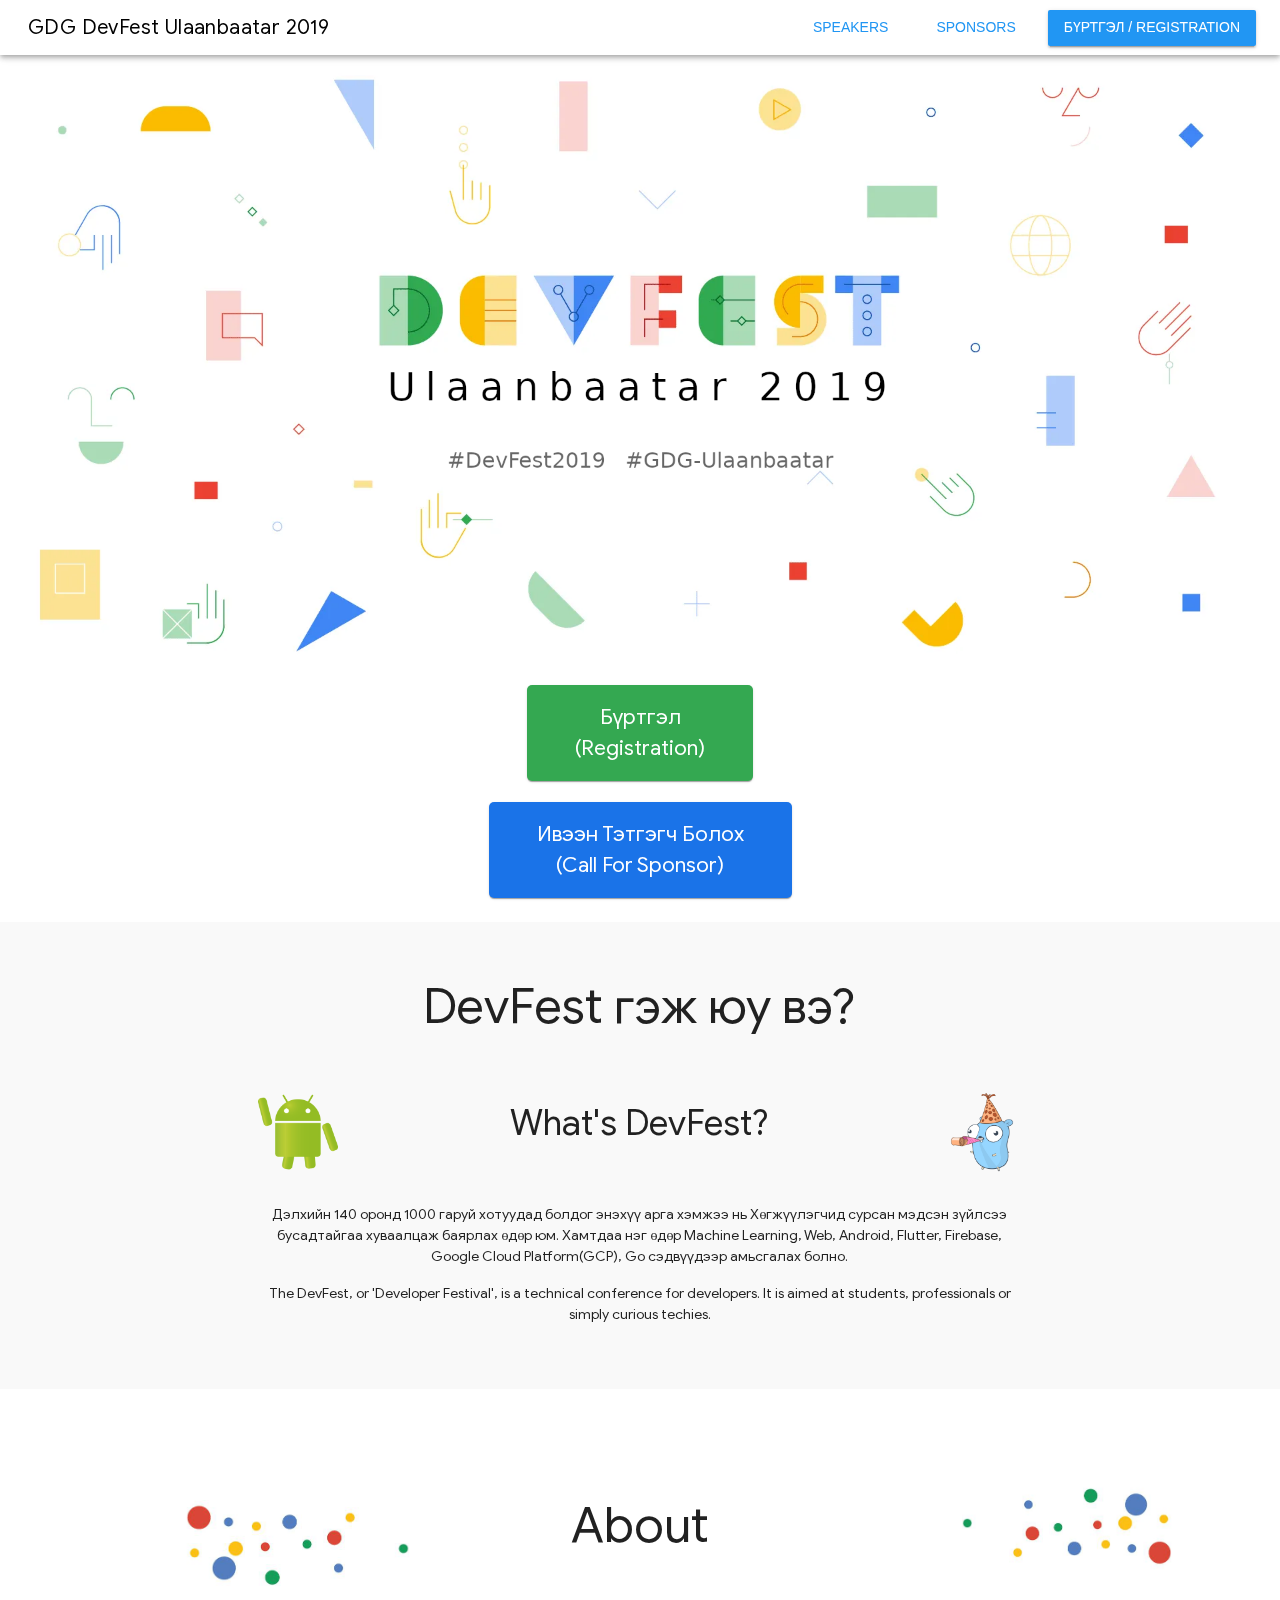
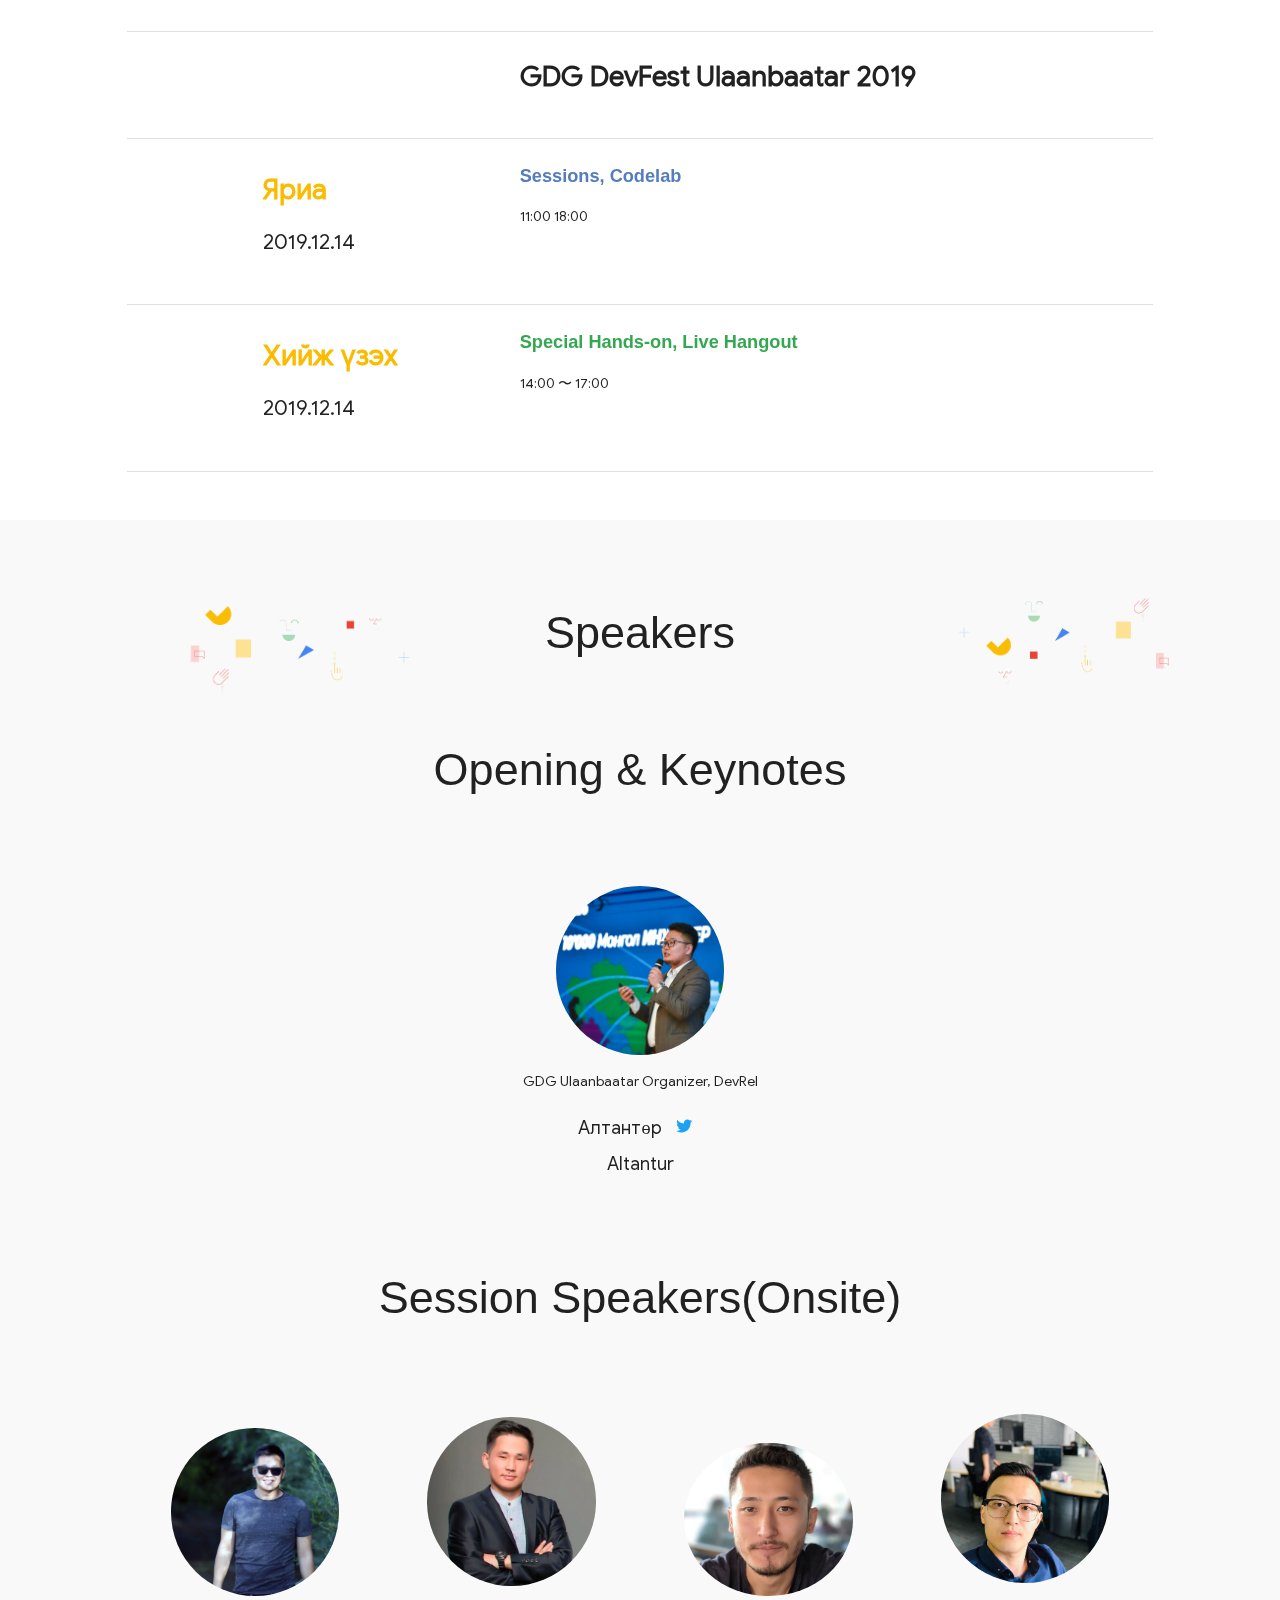
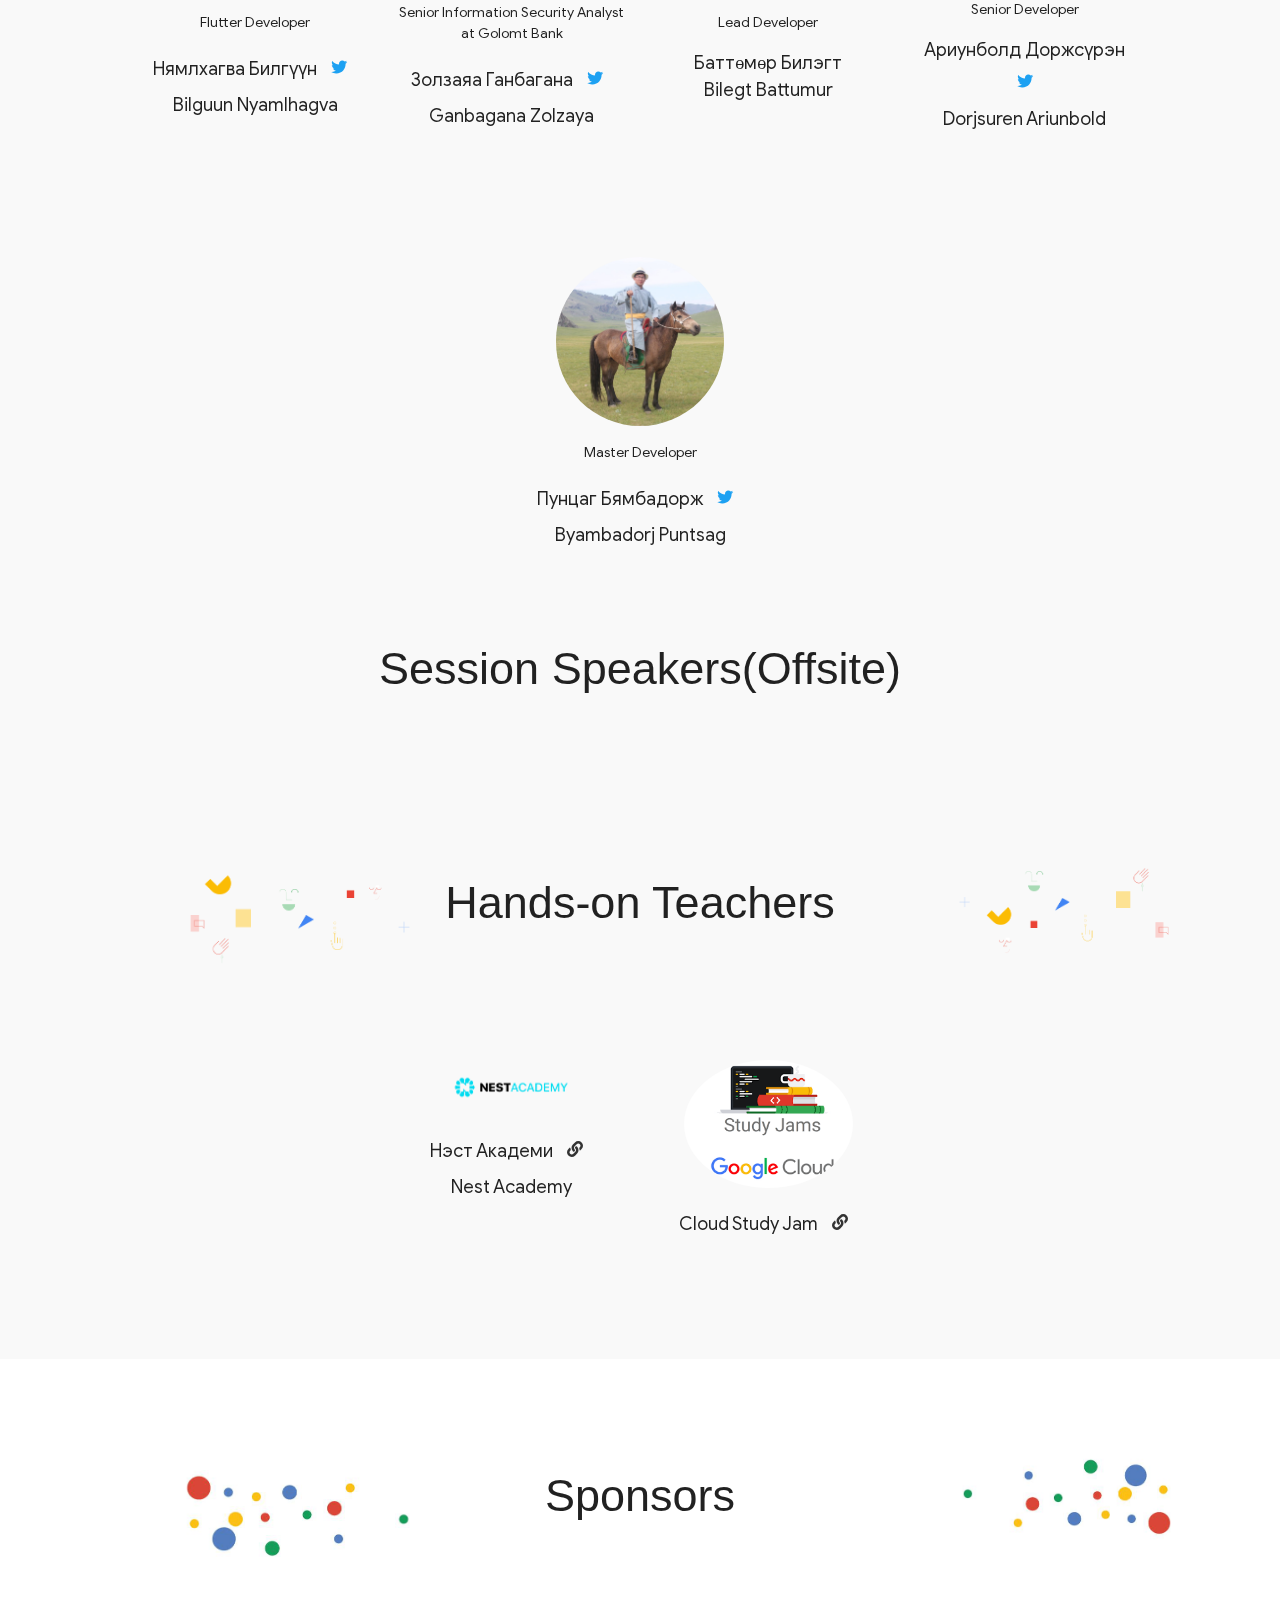
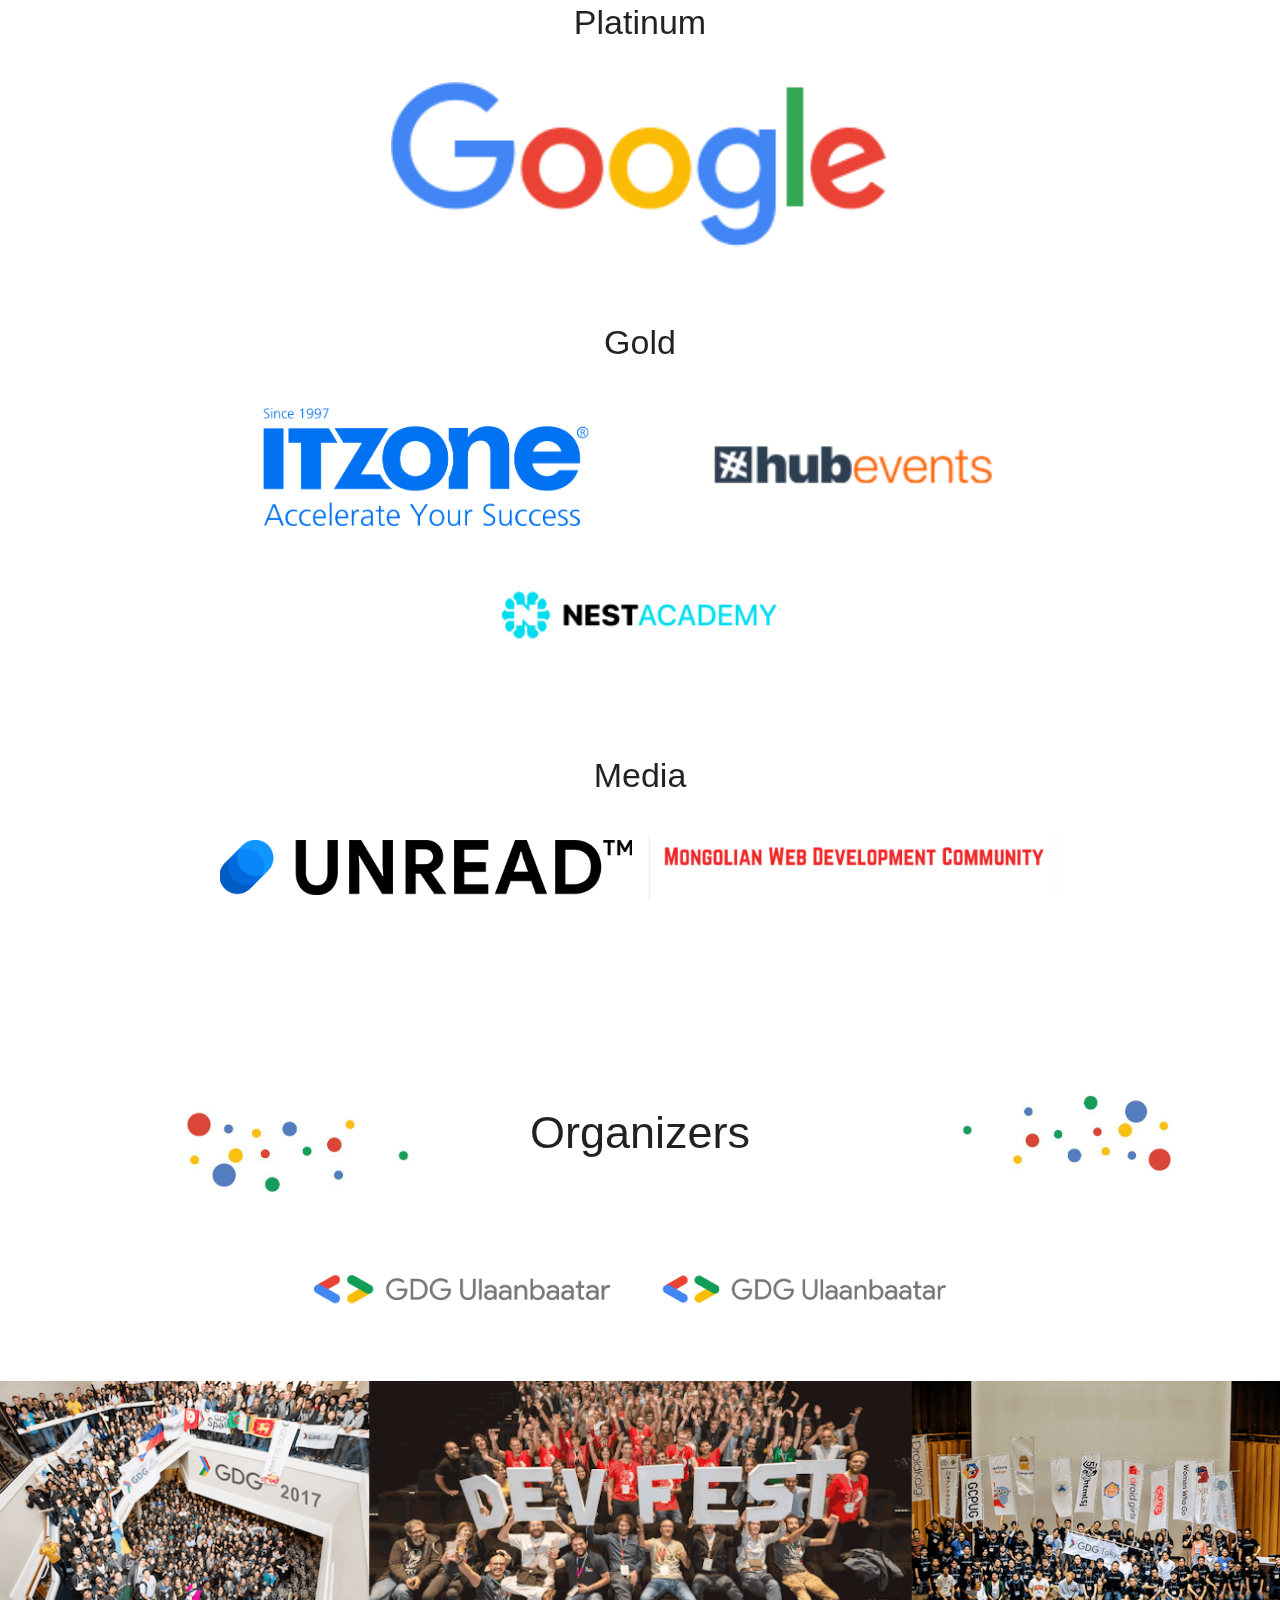
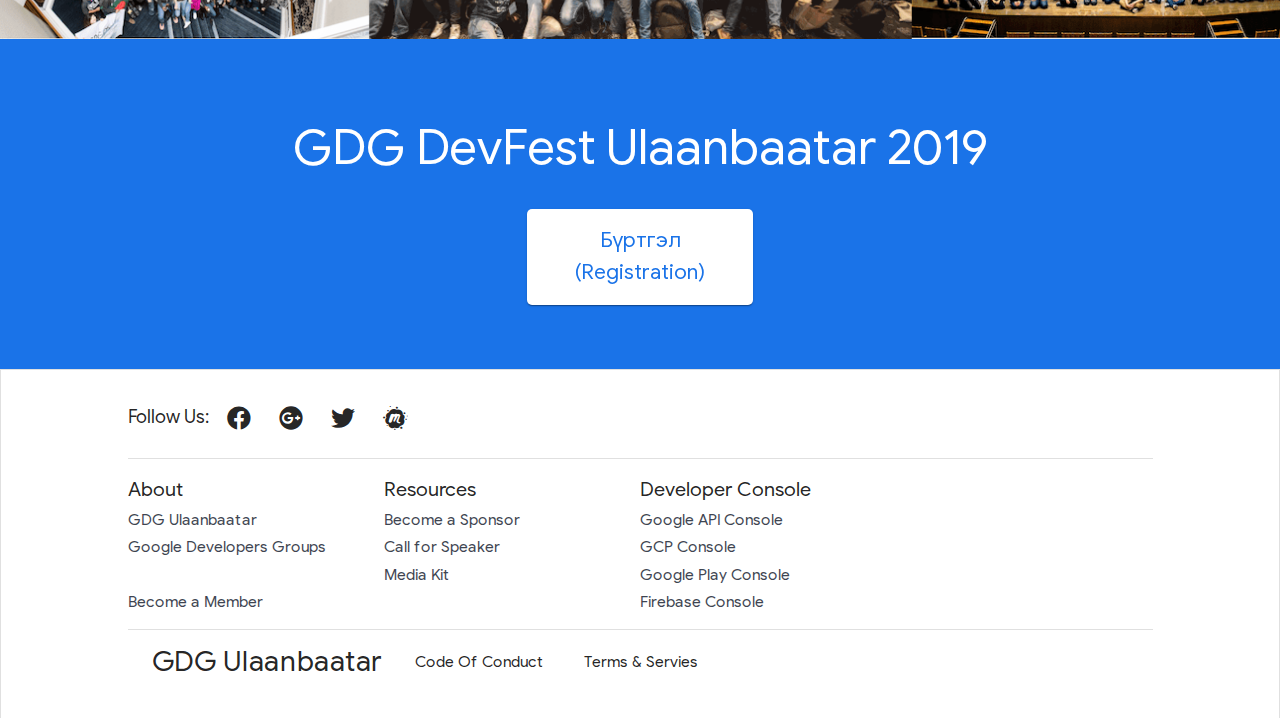
<file: index.html>
<!DOCTYPE html><html lang=en><head><meta charset=utf-8><meta http-equiv=X-UA-Compatible content="IE=edge"><meta name=viewport content="width=device-width,initial-scale=1,user-scalable=no"><!--[if IE]><link rel="icon" href="/favicon.ico"><![endif]--><title>DevFest2019 | GDG Ulaanbaatar</title><meta name=theme-color content=#0277bd><meta name=description content="Google Developers Group Ulaanbaatar is an initiative to concentrate the efforts of many developers in and around Punjab to learn, share and get productive using the various Google products."><meta name=keywords content="GDG, Google, Google Developers Groups, Ulaanbaatar, GDG Ulaanbaatar, DevFestUlaanbaatar, DevFest, Altantur, Turuu, Devfest Ulaanbaatar"><meta name=author content="Altantur Bayarsaikhan"><meta name=og:title content="GDG Ulaanbaatar"><meta name=og:type content=Community><meta name=og:url content=https://gdgub.org><meta name=og:site_name content="GDG Ulaanbaatar"><meta name=og:description content="Google Developers Group Ulaanbaatar is an initiative to concentrate the efforts of many developers in and around Ulaanbaatar to learn, share and get productive using the various Google products."><link href=/css/chunk-18d96630.376cbadc.css rel=prefetch><link href=/css/chunk-590f2d58.32b42bf8.css rel=prefetch><link href=/css/chunk-7719748a.ebde8367.css rel=prefetch><link href=/js/chunk-18d96630.6b077e5b.js rel=prefetch><link href=/js/chunk-479daba6.a8f07637.js rel=prefetch><link href=/js/chunk-4f92e7b0.9d20dad2.js rel=prefetch><link href=/js/chunk-590f2d58.f9cde5bf.js rel=prefetch><link href=/js/chunk-62fcdc82.ea0a2be5.js rel=prefetch><link href=/js/chunk-7719748a.99630506.js rel=prefetch><link href=/js/chunk-96e4e4fc.9b2b2485.js rel=prefetch><link href=/css/app.4232923d.css rel=preload as=style><link href=/css/chunk-vendors.660622f7.css rel=preload as=style><link href=/js/app.49e4d5f8.js rel=preload as=script><link href=/js/chunk-vendors.d76ac87c.js rel=preload as=script><link href=/css/chunk-vendors.660622f7.css rel=stylesheet><link href=/css/app.4232923d.css rel=stylesheet><link rel=icon type=image/png sizes=32x32 href=/img/icons/favicon-32x32.png><link rel=icon type=image/png sizes=16x16 href=/img/icons/favicon-16x16.png><link rel=manifest href=/manifest.json><meta name=theme-color content=#4A90E2><meta name=apple-mobile-web-app-capable content=no><meta name=apple-mobile-web-app-status-bar-style content=default><meta name=apple-mobile-web-app-title content="GDG Web App"><link rel=apple-touch-icon href=/img/icons/apple-touch-icon-152x152.png><link rel=mask-icon href=/img/icons/safari-pinned-tab.svg color=#4A90E2><meta name=msapplication-TileImage content=/img/icons/msapplication-icon-144x144.png><meta name=msapplication-TileColor content=#000000></head><body><noscript><strong>We're sorry but gdg-web-app doesn't work properly without JavaScript enabled. Please enable it to continue.</strong></noscript><div id=app></div><script src=/js/chunk-vendors.d76ac87c.js></script><script src=/js/app.49e4d5f8.js></script></body></html>
</file>
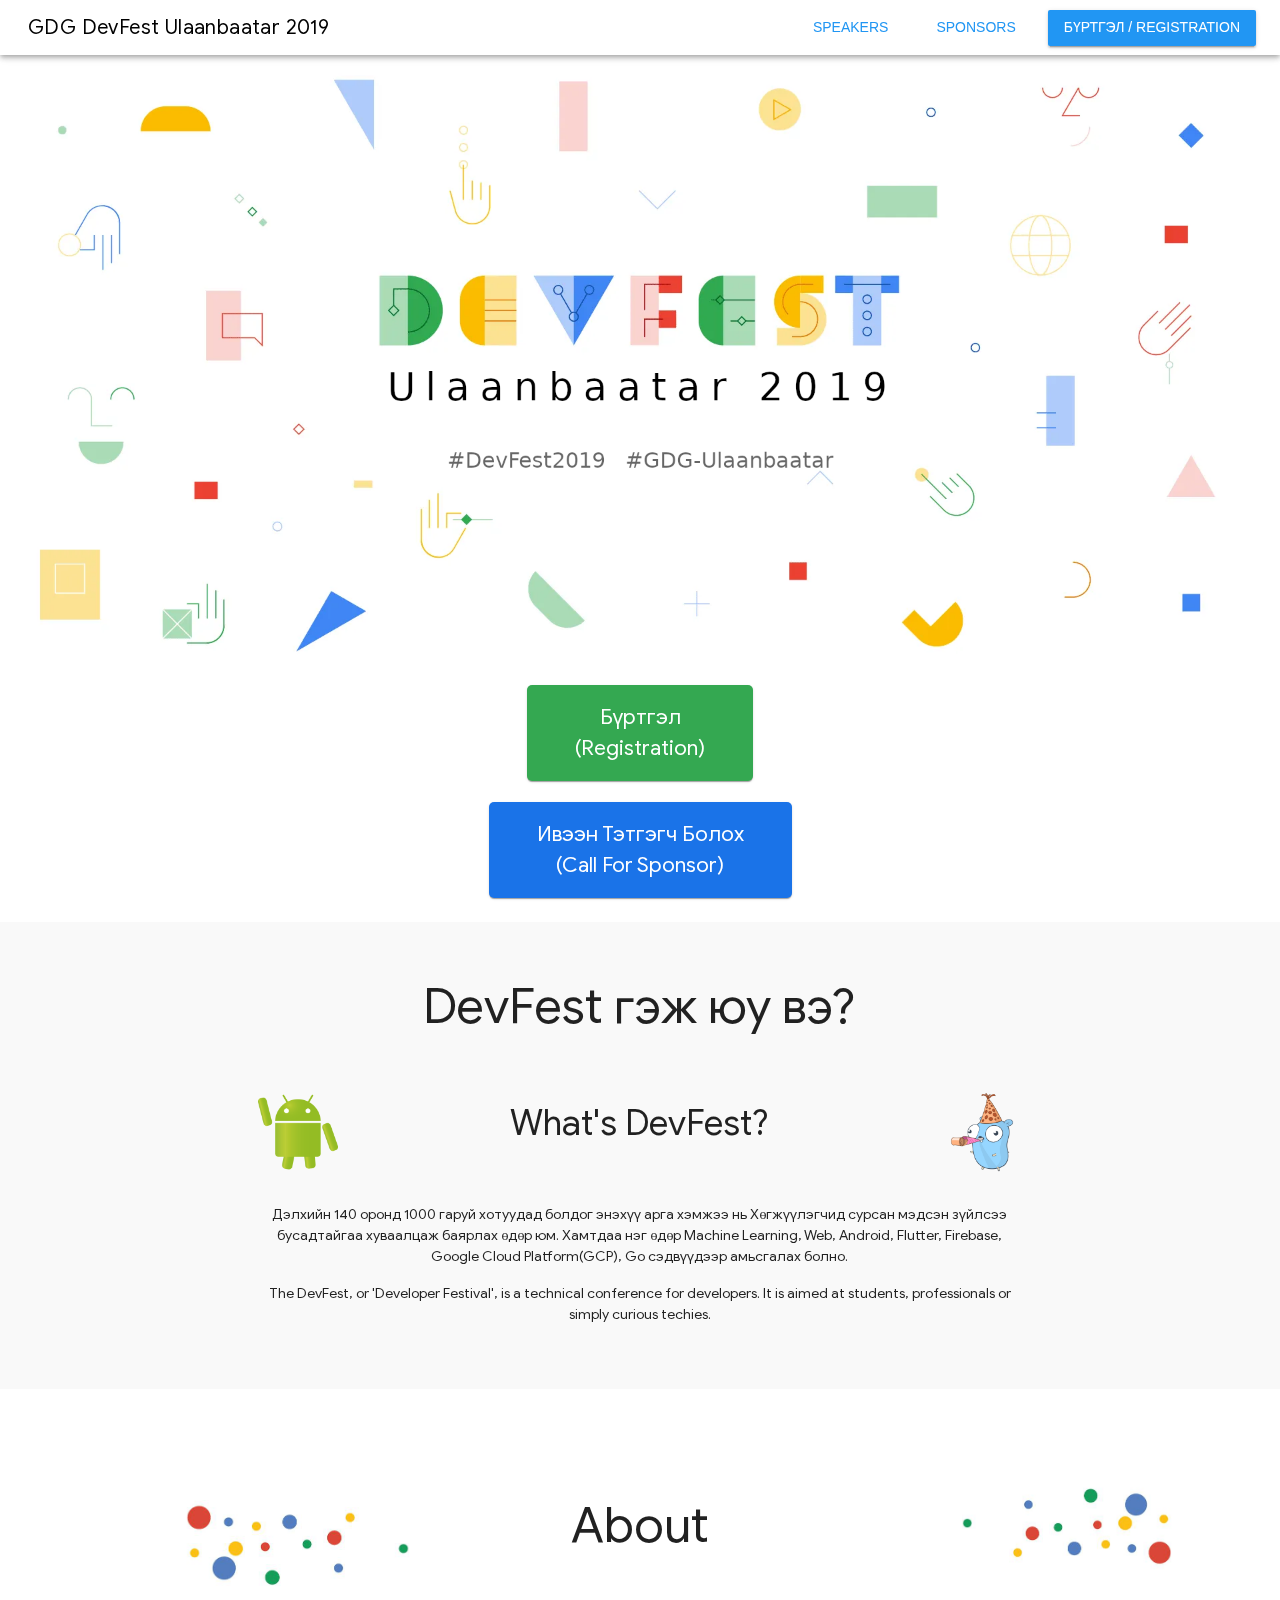
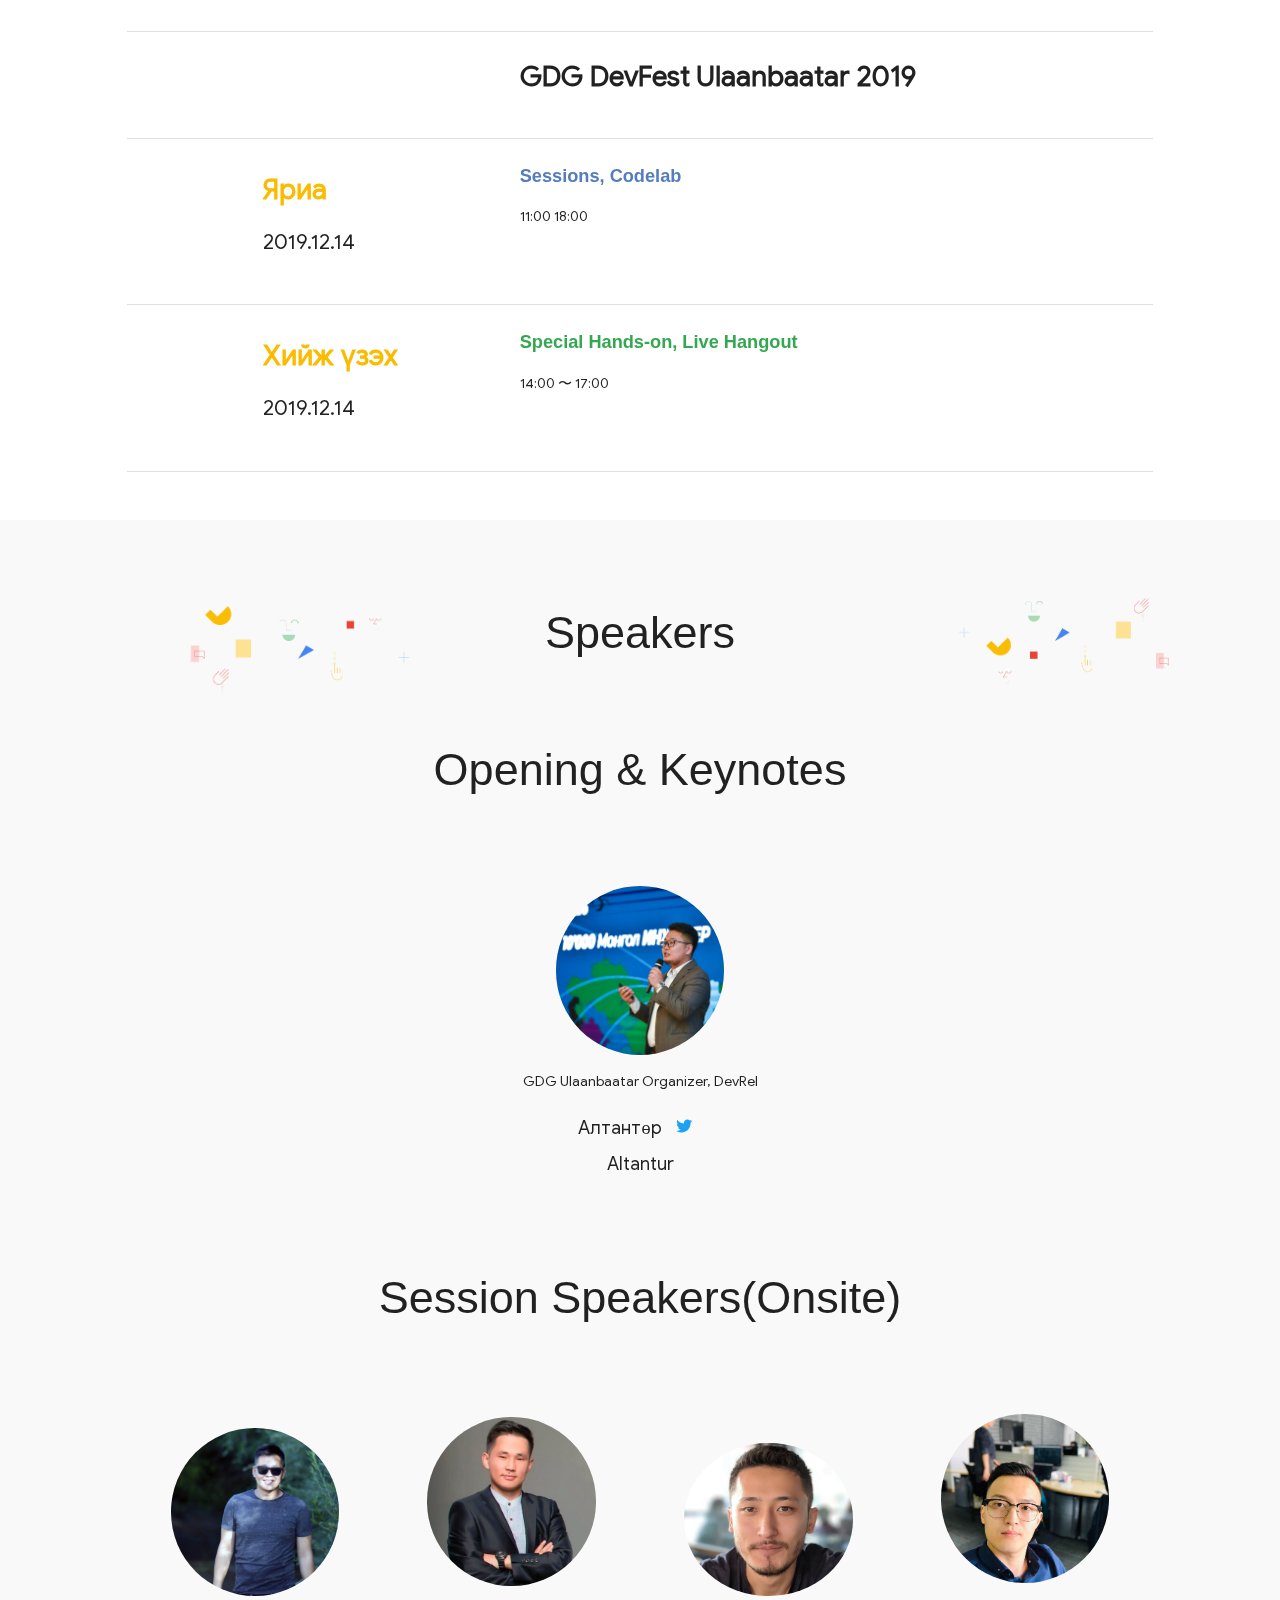
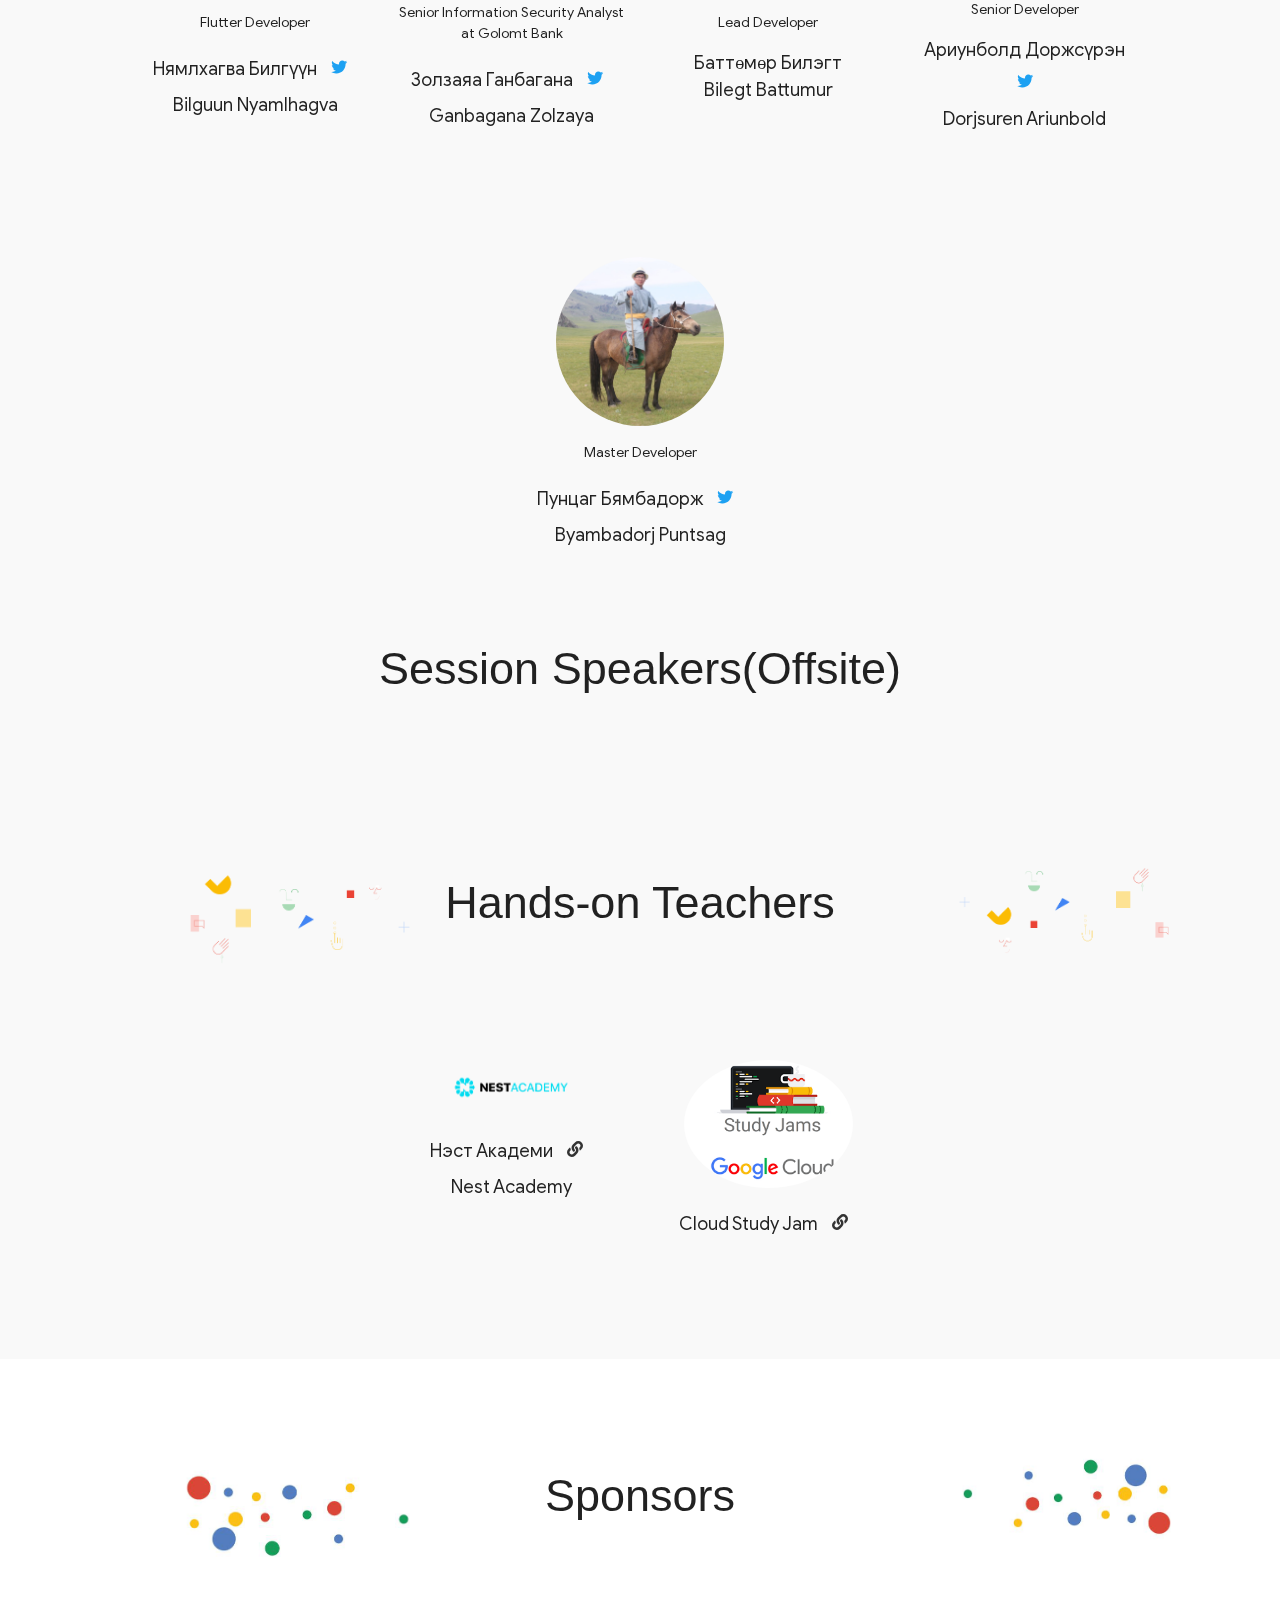
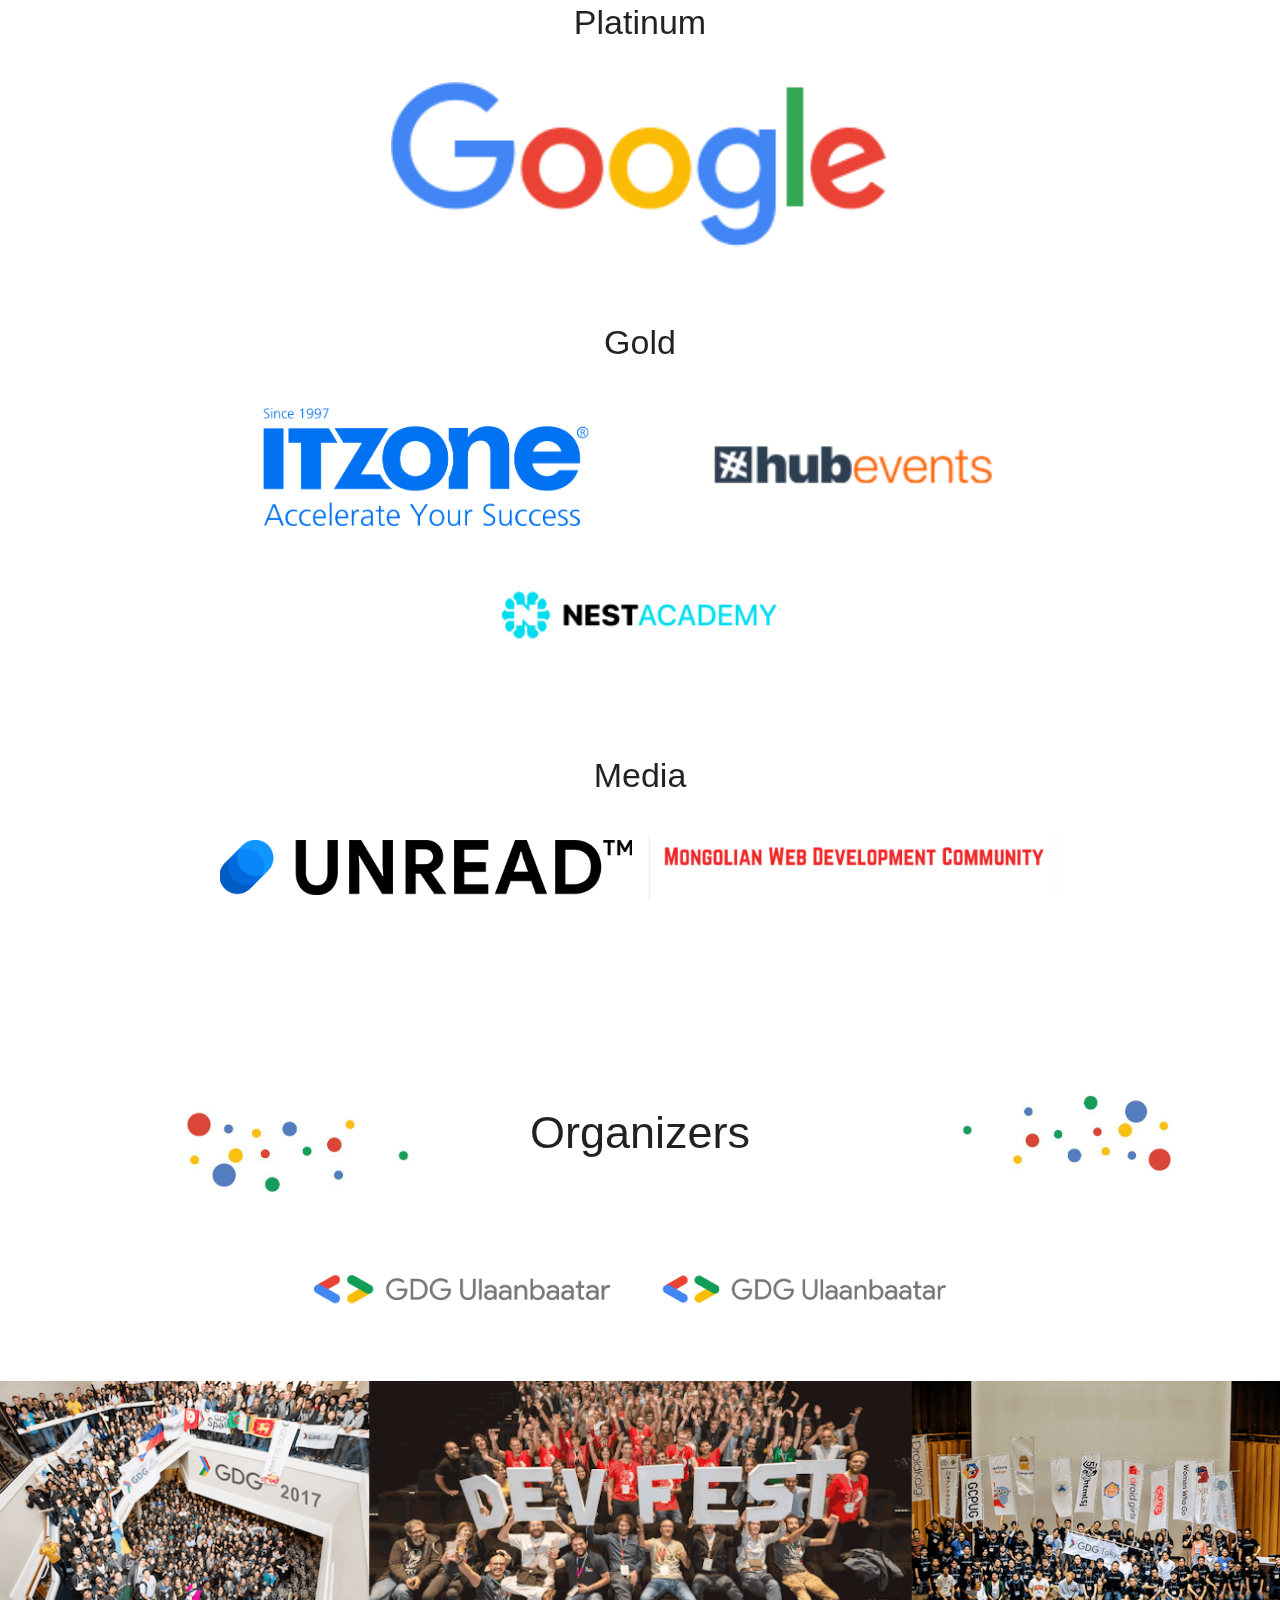
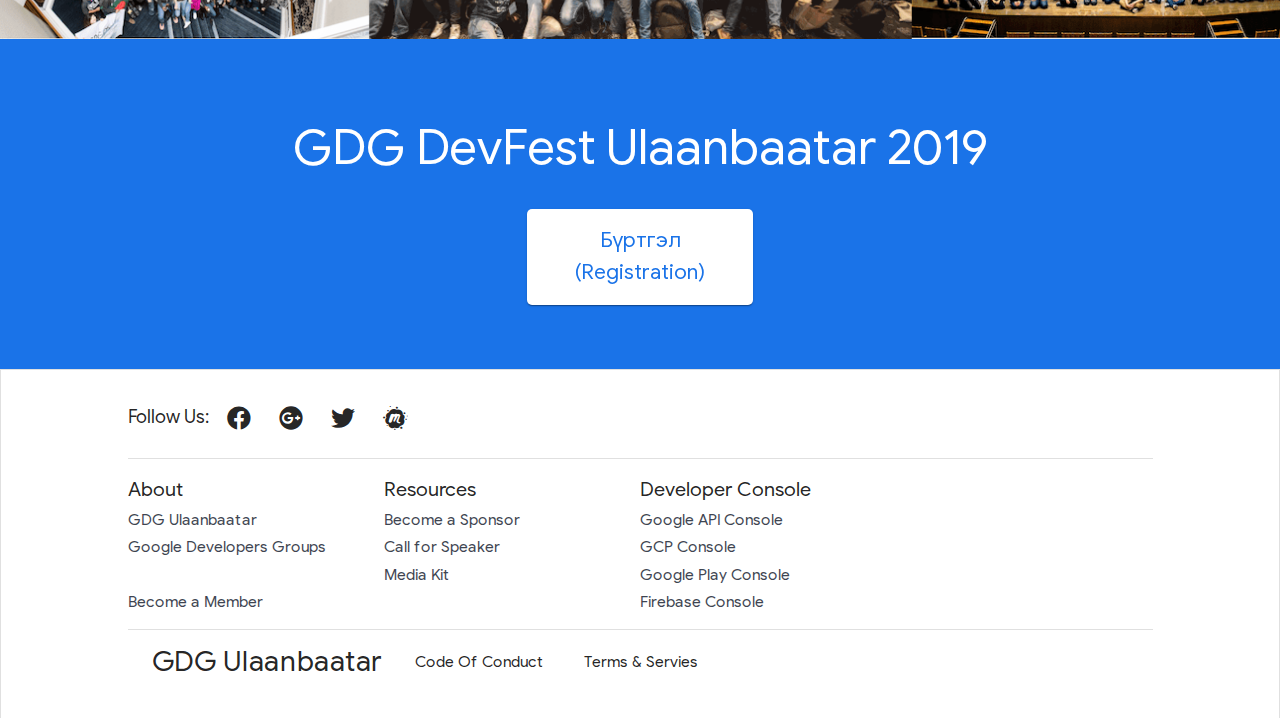
<file: devfest2019/index.html>
<!DOCTYPE html>
<html lang="en">
  <head>
    <meta charset="utf-8">
    <meta http-equiv="X-UA-Compatible" content="IE=edge">
    <meta name="viewport" content="width=device-width,initial-scale=1.0,user-scalable=no">
    <link rel="icon" href="<%= BASE_URL %>favicon.ico">
    <title>DevFest2019 | GDG Ulaanbaatar</title>
    <meta name=theme-color content=#0277bd>
    <meta name="description" content="Google Developers Group Ulaanbaatar is an initiative to concentrate the efforts of many developers in and around Punjab to learn, share and get productive using the various Google products.">
    <meta name="keywords" content="GDG, Google, Google Developers Groups, Ulaanbaatar, GDG Ulaanbaatar, DevFestUlaanbaatar, DevFest, Altantur, Turuu">
    <meta name="author" content="Altantur Bayarsaikhan">
    <!-- OpenGraph Meta Tags -->
    <meta name="og:title" content="GDG Ulaanbaatar<"/>
    <meta name="og:type" content="Community"/>
    <meta name="og:url" content="https://gdgub.org"/>
  
    <meta name="og:site_name" content="GDG Website"/>
    <meta name="og:description" content="Google Developers Group Ulaanbaatar is an initiative to concentrate the efforts of many developers in and around Ulaanbaatar to learn, share and get productive using the various Google products."/>
  </head>
  <body>
      <script>
          document.location.href="/";
      </script>
  </body>
</html>
</file>
